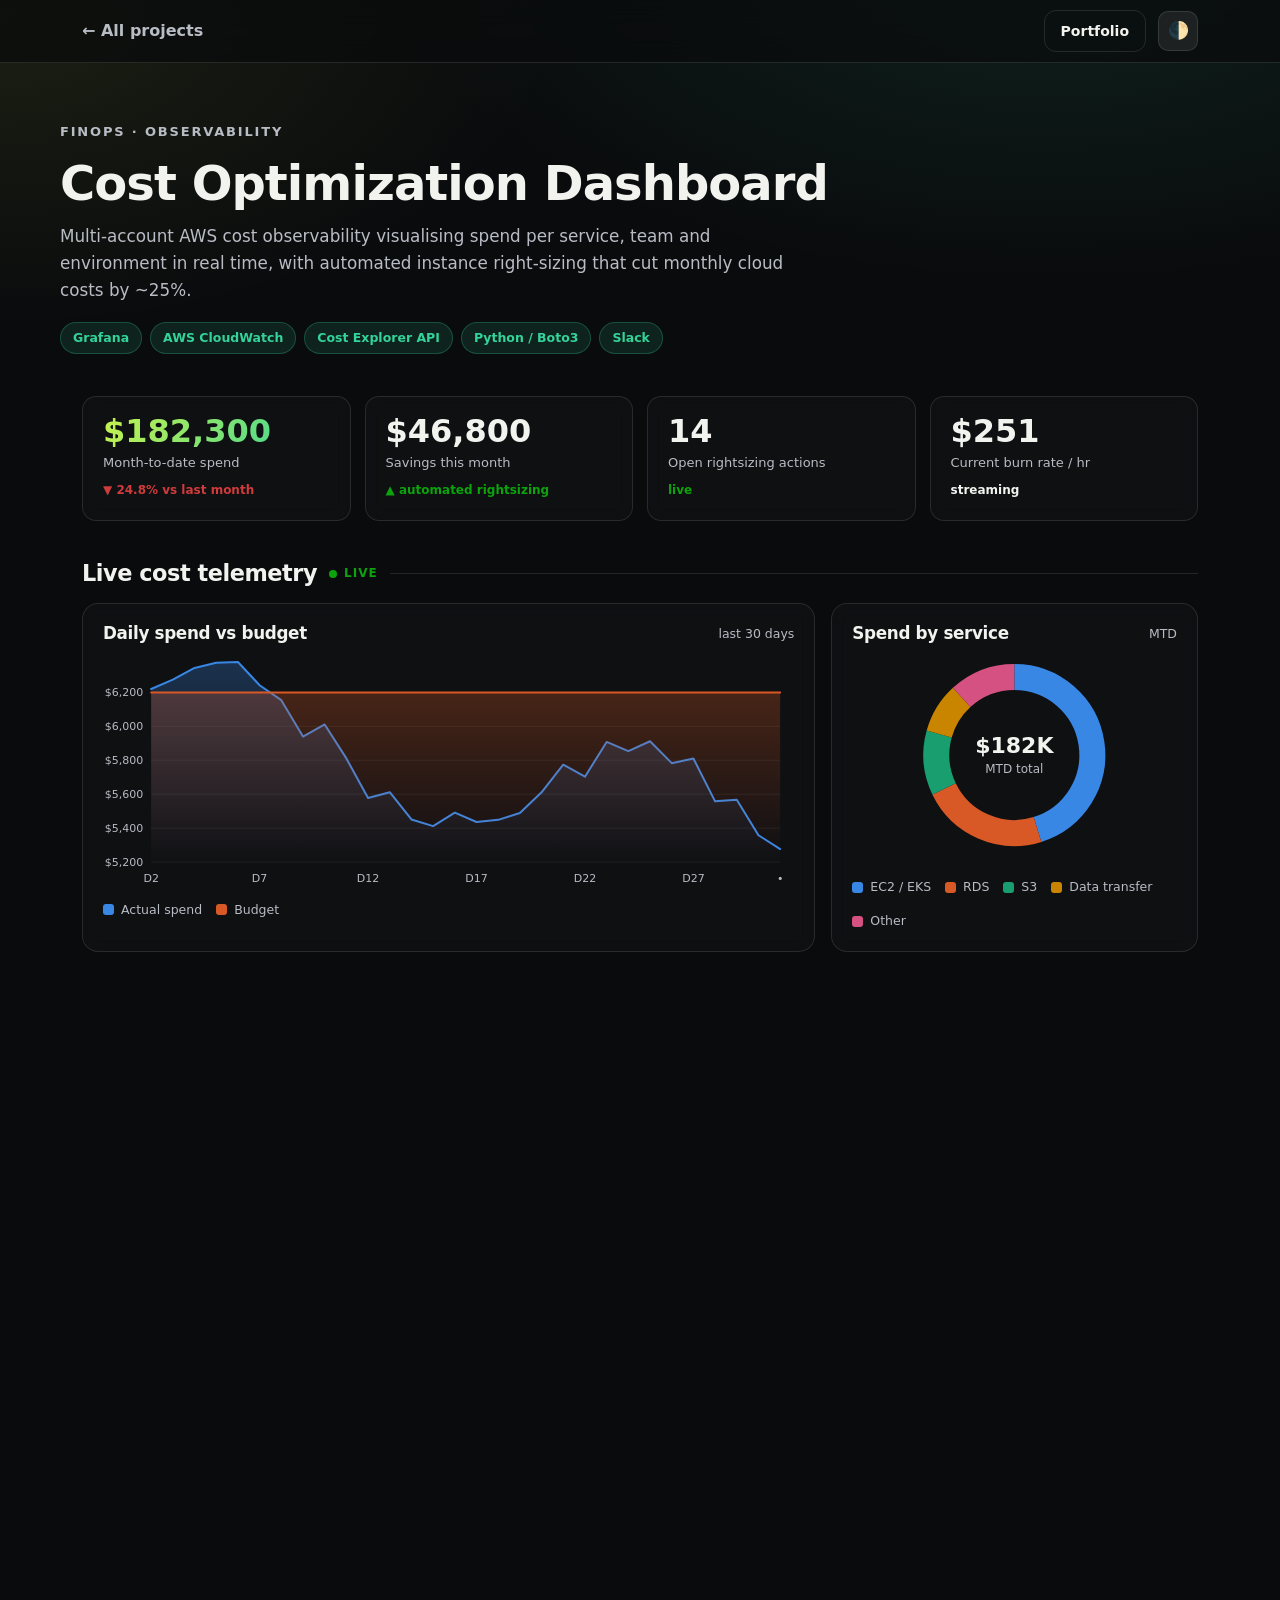
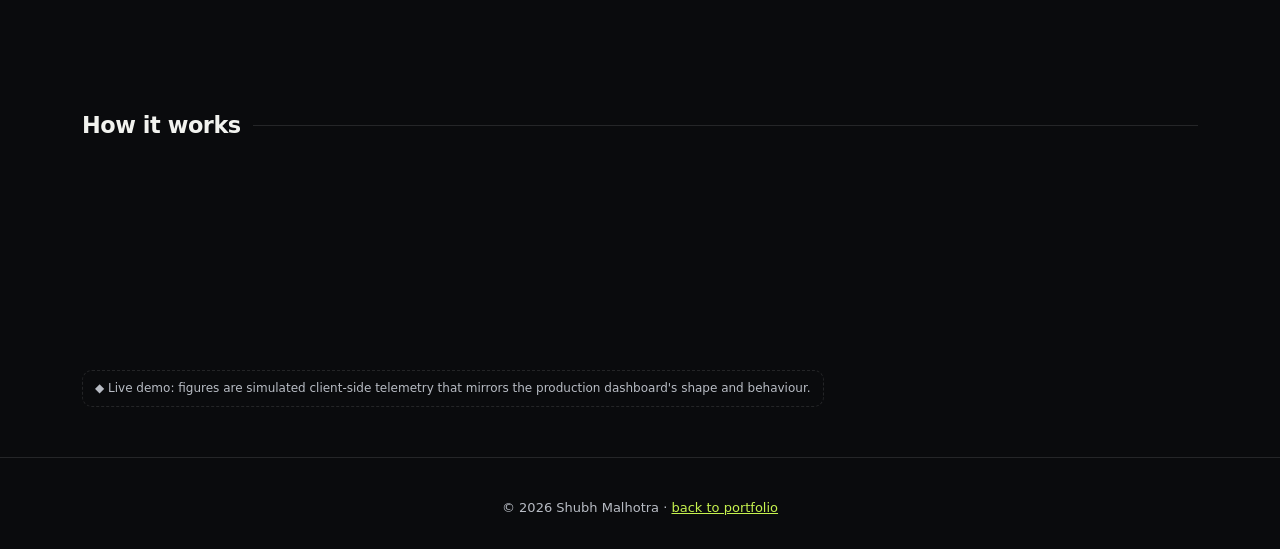
<file: cost-optimisation/index.html>
<!doctype html>
<html lang="en">
<head>
  <meta charset="utf-8" />
  <meta name="viewport" content="width=device-width,initial-scale=1" />
  <title>Cost Optimization Dashboard · Shubh Malhotra</title>
  <meta name="description" content="Multi-account AWS cost observability and automated rightsizing. Live demo dashboard." />
  <link rel="icon" type="image/svg+xml" href="../favicon.svg" />
  <link rel="stylesheet" href="../base.css" />
  <link rel="stylesheet" href="../dashboard.css" />
  <script>(function(){document.documentElement.classList.add('js');try{if(localStorage.getItem('theme')==='light')document.documentElement.classList.add('light');}catch(e){}})();</script>
</head>
<body>
  <nav class="dash-nav">
    <div class="wrap">
      <a class="back-link" href="https://s3cretagent.github.io/portfolio/#projects">← All projects</a>
      <div class="right">
        <a class="btn btn-ghost" href="https://s3cretagent.github.io/portfolio/">Portfolio</a>
        <button id="themeToggle" aria-label="Toggle theme">🌓</button>
      </div>
    </div>
  </nav>

  <header class="dash-hero wrap">
    <p class="crumb">FinOps · Observability</p>
    <h1>Cost Optimization Dashboard</h1>
    <p class="lede">Multi-account AWS cost observability visualising spend per service, team and environment in real time, with automated instance right-sizing that cut monthly cloud costs by ~25%.</p>
    <div class="stack-pills"><span>Grafana</span><span>AWS CloudWatch</span><span>Cost Explorer API</span><span>Python / Boto3</span><span>Slack</span></div>
  </header>

  <section class="wrap">
    <div class="tiles">
      <div class="tile reveal"><div class="k grad" id="t-spend">$0</div><div class="lbl">Month-to-date spend</div><div class="delta down" id="t-spend-d">▼ 24.8% vs last month</div></div>
      <div class="tile reveal"><div class="k" id="t-save">$0</div><div class="lbl">Savings this month</div><div class="delta up">▲ automated rightsizing</div></div>
      <div class="tile reveal"><div class="k" id="t-recs">0</div><div class="lbl">Open rightsizing actions</div><div class="delta up" id="t-recs-d">live</div></div>
      <div class="tile reveal"><div class="k" id="t-burn">$0</div><div class="lbl">Current burn rate / hr</div><div class="delta" id="t-burn-d">live</div></div>
    </div>
  </section>

  <section class="wrap">
    <div class="section-h"><h2>Live cost telemetry</h2><span class="live"><span class="pip"></span>Live</span><span class="line"></span></div>
    <div class="grid g-3">
      <div class="panel reveal">
        <div class="panel-head"><h3>Daily spend vs budget</h3><span class="sub">last 30 days</span></div>
        <div id="c-trend"></div>
        <div class="legend"><span><i style="background:var(--s1)"></i>Actual spend</span><span><i style="background:var(--s2)"></i>Budget</span></div>
      </div>
      <div class="panel reveal">
        <div class="panel-head"><h3>Spend by service</h3><span class="sub">MTD</span></div>
        <div id="c-donut"></div>
        <div class="legend" id="donut-legend"></div>
      </div>
    </div>

    <div class="grid g-2" style="margin-top:16px">
      <div class="panel reveal">
        <div class="panel-head"><h3>Cost by environment</h3><span class="sub">monthly</span></div>
        <div id="c-bars"></div>
      </div>
      <div class="panel reveal">
        <div class="panel-head"><h3>Live signals</h3><span class="live"><span class="pip"></span>streaming</span></div>
        <div class="metrics" style="margin-top:6px">
          <div class="metric"><div class="mv" id="m-hr">$0</div><div class="ml">Blended $/hour</div></div>
          <div class="metric"><div class="mv" id="m-anom">0</div><div class="ml">Anomalies (24h)</div></div>
          <div class="metric"><div class="mv" id="m-cov">0%</div><div class="ml">Savings-plan coverage</div></div>
        </div>
        <p class="panel-note">Anomaly detection compares each service against its 14-day rolling baseline and pages FinOps on &gt;3σ deviations.</p>
      </div>
    </div>

    <div class="panel reveal" style="margin-top:16px">
      <div class="panel-head"><h3>Top rightsizing recommendations</h3><span class="sub">auto-generated · sorted by monthly saving</span></div>
      <div class="tbl-wrap">
        <table class="data">
          <thead><tr><th>Resource</th><th>Service</th><th>Current</th><th>Recommended</th><th>Monthly saving</th><th>Confidence</th></tr></thead>
          <tbody id="rec-body"></tbody>
        </table>
      </div>
    </div>
  </section>

  <section class="wrap">
    <div class="section-h"><h2>How it works</h2><span class="line"></span></div>
    <div class="panel reveal">
      <div class="flow">
        <div class="node"><div class="ico">📊</div><div class="nt">CloudWatch + Cost Explorer</div><div class="nd">Per-account metrics & billing pulled via API</div></div>
        <div class="arrow">→</div>
        <div class="node"><div class="ico">🐍</div><div class="nt">Boto3 collector</div><div class="nd">Scheduled Python jobs normalise & tag spend</div></div>
        <div class="arrow">→</div>
        <div class="node"><div class="ico">⚙️</div><div class="nt">Rightsizing engine</div><div class="nd">Utilisation vs capacity → sizing actions</div></div>
        <div class="arrow">→</div>
        <div class="node"><div class="ico">📈</div><div class="nt">Grafana</div><div class="nd">Team-facing dashboards & drilldowns</div></div>
        <div class="arrow">→</div>
        <div class="node"><div class="ico">🔔</div><div class="nt">Slack alerts</div><div class="nd">Anomalies & budget breaches routed to owners</div></div>
      </div>
    </div>
    <p style="margin-top:16px"><span class="demo-note">◆ Live demo: figures are simulated client-side telemetry that mirrors the production dashboard's shape and behaviour.</span></p>
  </section>

  <footer class="foot">© <span id="year"></span> Shubh Malhotra · <a href="https://s3cretagent.github.io/portfolio/" style="color:var(--accent)">back to portfolio</a></footer>

  <script src="../dashboard.js"></script>
  <script>
  (function () {
    const D = window.Dash; if (!D) return;
    // ---- daily spend trend (30d) ----
    const days = 30, labels = [], actual = [], budget = [];
    for (let i = 0; i < days; i++) {
      labels.push('D' + (i + 1));
      const base = 6050 + Math.sin(i / 3) * 320 - i * 22; // slight downward trend from optimisation
      actual.push(Math.round(base + (Math.random() - 0.5) * 260));
      budget.push(6200);
    }
    const trend = D.lineChart(document.getElementById('c-trend'), {
      labels, area: true, yfmt: D.fmt.usd,
      series: [ { name: 'Actual spend', color: D.css('--s1'), data: actual }, { name: 'Budget', color: D.css('--s2'), data: budget } ],
    });

    // ---- donut: spend by service (sums to MTD ~$182K) ----
    const svc = [
      { label: 'EC2 / EKS', value: 82400, color: D.css('--s1') },
      { label: 'RDS', value: 41300, color: D.css('--s2') },
      { label: 'S3', value: 20900, color: D.css('--s3') },
      { label: 'Data transfer', value: 16200, color: D.css('--s4') },
      { label: 'Other', value: 21500, color: D.css('--s5') },
    ];
    const svcTotal = svc.reduce((a, s) => a + s.value, 0); // 182,300
    D.donut(document.getElementById('c-donut'), svc, { v: '$' + (svcTotal / 1000).toFixed(0) + 'K', l: 'MTD total' });
    document.getElementById('donut-legend').innerHTML = svc.map((s) => `<span><i style="background:${s.color}"></i>${s.label}</span>`).join('');

    // ---- bars: cost by environment (also sums to MTD ~$182K) ----
    D.barChart(document.getElementById('c-bars'), { yfmt: D.fmt.usd, data: [
      { label: 'prod', value: 121300, color: D.css('--s1') }, { label: 'staging', value: 24000, color: D.css('--s3') },
      { label: 'dev', value: 12000, color: D.css('--s4') }, { label: 'data', value: 25000, color: D.css('--s5') },
    ] });

    // ---- recommendations table ----
    const recs = [
      ['i-0a91… api-gw', 'EC2', 'm5.2xlarge', 'm5.xlarge', 2140, 'ok', 'High'],
      ['rds-orders-primary', 'RDS', 'db.r6g.2xlarge', 'db.r6g.xlarge', 1880, 'ok', 'High'],
      ['eks-ng-batch', 'EKS node', '6× c5.4xlarge', '4× c5.4xlarge', 1610, 'warn', 'Medium'],
      ['i-0c42… worker', 'EC2', 'c5.4xlarge', 'c5.2xlarge', 940, 'ok', 'High'],
      ['ebs gp2 · 4.2TB', 'EBS', 'gp2', 'gp3', 610, 'ok', 'High'],
      ['nat-gw idle', 'VPC', '3× NAT', '1× NAT', 420, 'warn', 'Medium'],
    ];
    document.getElementById('rec-body').innerHTML = recs.map((r) =>
      `<tr><td>${r[0]}</td><td>${r[1]}</td><td>${r[2]}</td><td style="color:var(--accent)">${r[3]}</td><td>$${r[4].toLocaleString()}/mo</td><td><span class="pill ${r[5]}"><span class="d"></span>${r[6]}</span></td></tr>`).join('');

    // ---- hero tiles + live ----
    D.countUp(document.getElementById('t-spend'), 182300, 1500, D.fmt.usd);
    D.countUp(document.getElementById('t-save'), 46800, 1500, D.fmt.usd);
    document.getElementById('t-recs').textContent = recs.length + 8;
    let burn = 251, hr = 251, anom = 3, cov = 78, mtd = 182300;
    D.every(2200, () => {
      burn = D.drift(burn, 12, 228, 274); document.getElementById('t-burn').textContent = '$' + burn.toFixed(0);
      document.getElementById('m-hr').textContent = '$' + burn.toFixed(0);
      hr = burn; if (Math.random() < 0.18) anom = D.clamp(anom + (Math.random() < 0.5 ? 1 : -1), 0, 9);
      document.getElementById('m-anom').textContent = anom;
      cov = D.drift(cov, 1.2, 74, 83); document.getElementById('m-cov').textContent = cov.toFixed(0) + '%';
      mtd += burn * 0.6; document.getElementById('t-spend').textContent = D.fmt.usd(mtd);
      // push a new trend point occasionally
      const s = trend.state; s.actual;
      const a = s.series[0].data; a.push(D.clamp(a[a.length - 1] + (Math.random() - 0.5) * 260, 5200, 6400)); a.shift();
      s.labels.push('•'); s.labels.shift(); trend.update({});
    });
    document.getElementById('t-burn-d').textContent = 'streaming';
  })();
  </script>
</body>
</html>
</file>
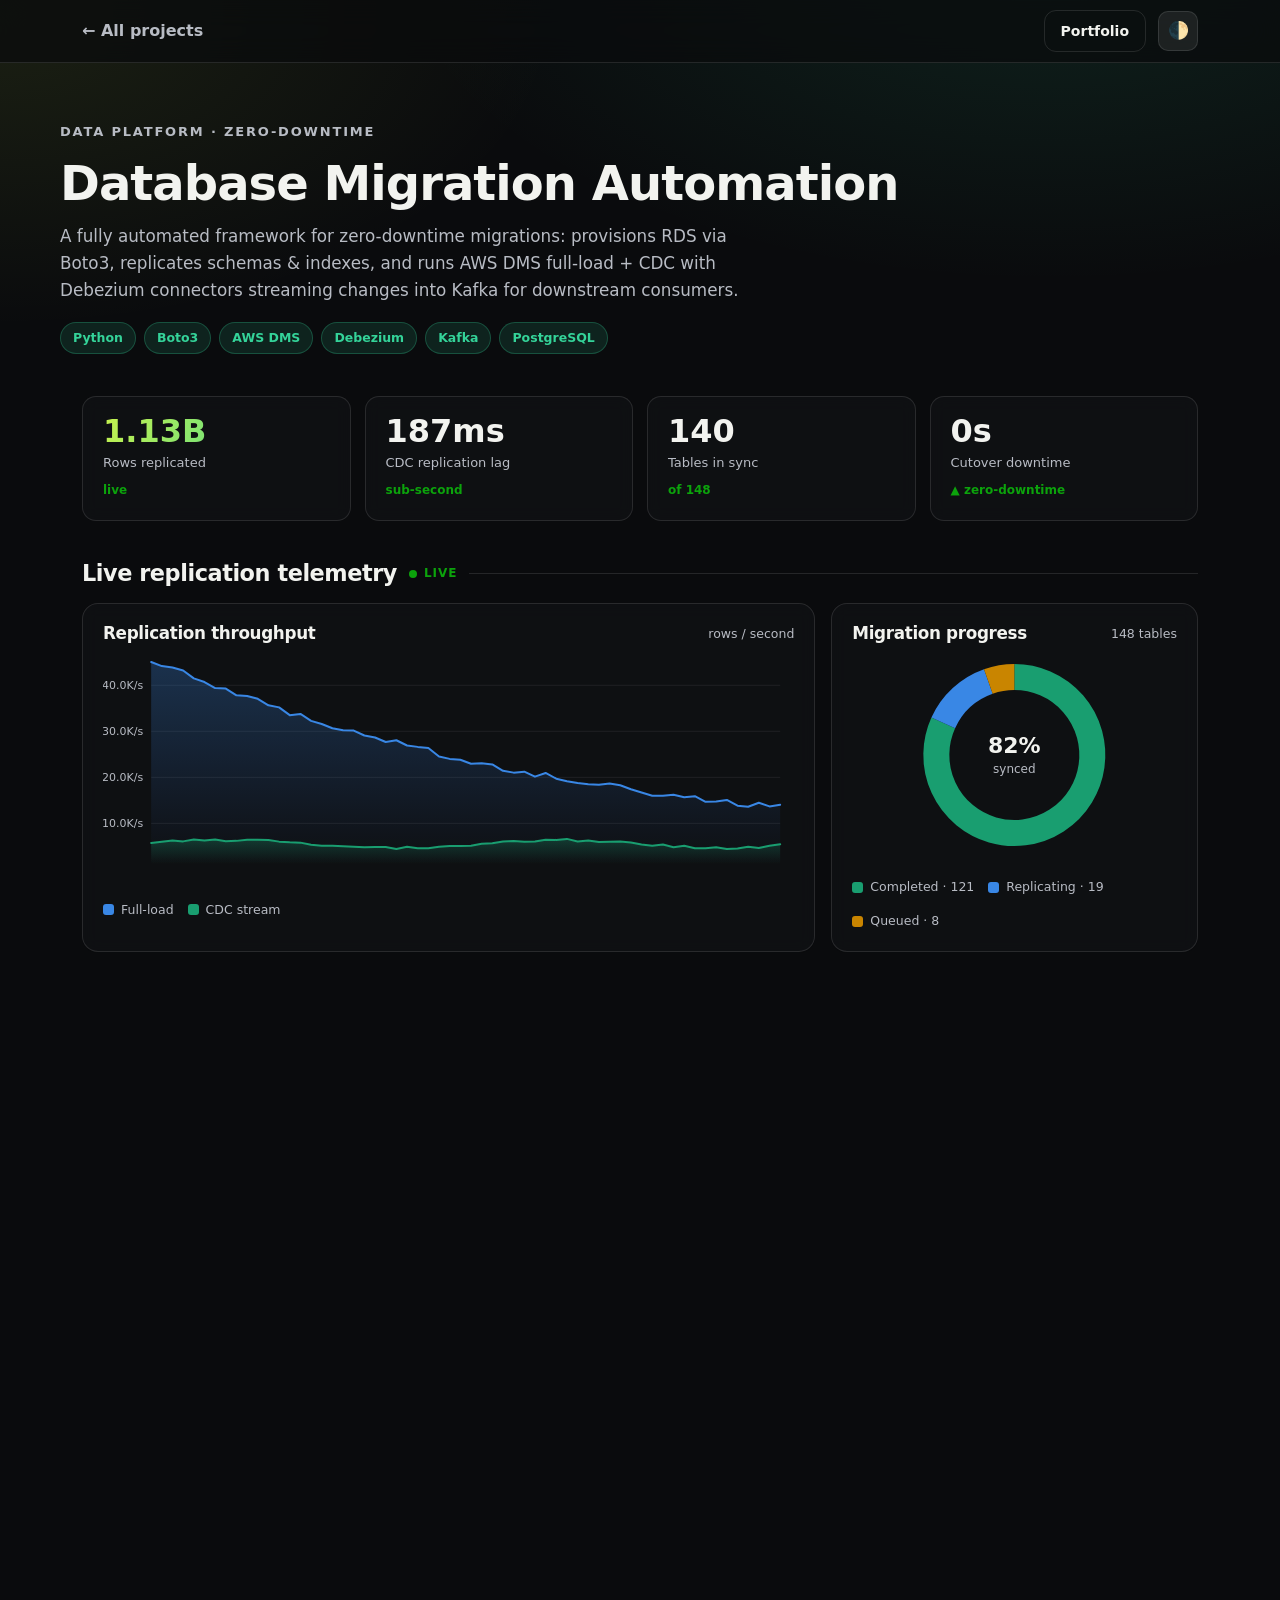
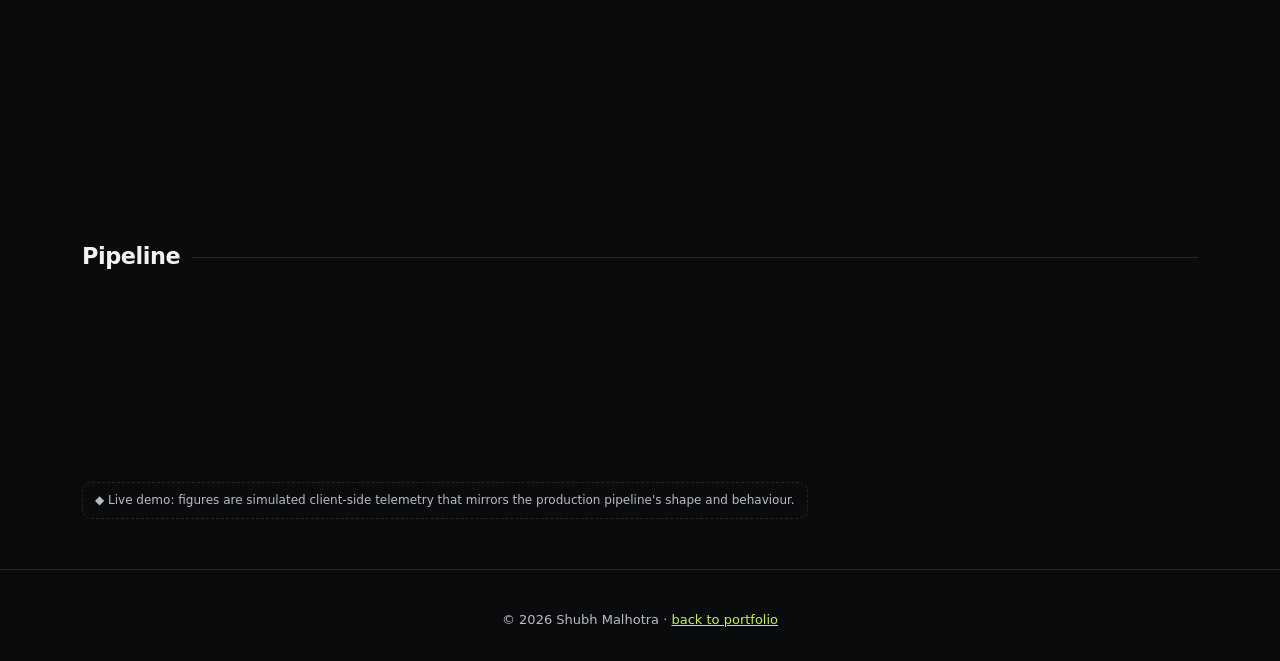
<file: database-migration/index.html>
<!doctype html>
<html lang="en">
<head>
  <meta charset="utf-8" />
  <meta name="viewport" content="width=device-width,initial-scale=1" />
  <title>Database Migration Automation · Shubh Malhotra</title>
  <meta name="description" content="Zero-downtime database migration framework: DMS full-load + CDC with Debezium and Kafka. Live demo dashboard." />
  <link rel="icon" type="image/svg+xml" href="../favicon.svg" />
  <link rel="stylesheet" href="../base.css" />
  <link rel="stylesheet" href="../dashboard.css" />
  <script>(function(){document.documentElement.classList.add('js');try{if(localStorage.getItem('theme')==='light')document.documentElement.classList.add('light');}catch(e){}})();</script>
</head>
<body>
  <nav class="dash-nav">
    <div class="wrap">
      <a class="back-link" href="https://s3cretagent.github.io/portfolio/#projects">← All projects</a>
      <div class="right"><a class="btn btn-ghost" href="https://s3cretagent.github.io/portfolio/">Portfolio</a><button id="themeToggle" aria-label="Toggle theme">🌓</button></div>
    </div>
  </nav>

  <header class="dash-hero wrap">
    <p class="crumb">Data platform · Zero-downtime</p>
    <h1>Database Migration Automation</h1>
    <p class="lede">A fully automated framework for zero-downtime migrations: provisions RDS via Boto3, replicates schemas &amp; indexes, and runs AWS DMS full-load + CDC with Debezium connectors streaming changes into Kafka for downstream consumers.</p>
    <div class="stack-pills"><span>Python</span><span>Boto3</span><span>AWS DMS</span><span>Debezium</span><span>Kafka</span><span>PostgreSQL</span></div>
  </header>

  <section class="wrap">
    <div class="tiles">
      <div class="tile reveal"><div class="k grad" id="t-rows">0</div><div class="lbl">Rows replicated</div><div class="delta up" id="t-rows-d">live</div></div>
      <div class="tile reveal"><div class="k" id="t-lag">0ms</div><div class="lbl">CDC replication lag</div><div class="delta up">sub-second</div></div>
      <div class="tile reveal"><div class="k" id="t-tables">0</div><div class="lbl">Tables in sync</div><div class="delta up">of 148</div></div>
      <div class="tile reveal"><div class="k" id="t-down">0s</div><div class="lbl">Cutover downtime</div><div class="delta up">▲ zero-downtime</div></div>
    </div>
  </section>

  <section class="wrap">
    <div class="section-h"><h2>Live replication telemetry</h2><span class="live"><span class="pip"></span>Live</span><span class="line"></span></div>
    <div class="grid g-3">
      <div class="panel reveal">
        <div class="panel-head"><h3>Replication throughput</h3><span class="sub">rows / second</span></div>
        <div id="c-thru"></div>
        <div class="legend"><span><i style="background:var(--s1)"></i>Full-load</span><span><i style="background:var(--s3)"></i>CDC stream</span></div>
      </div>
      <div class="panel reveal">
        <div class="panel-head"><h3>Migration progress</h3><span class="sub">148 tables</span></div>
        <div id="c-donut"></div>
        <div class="legend" id="donut-legend"></div>
      </div>
    </div>

    <div class="grid g-2" style="margin-top:16px">
      <div class="panel reveal">
        <div class="panel-head"><h3>Live signals</h3><span class="live"><span class="pip"></span>streaming</span></div>
        <div class="metrics" style="margin-top:6px">
          <div class="metric"><div class="mv" id="m-thru">0</div><div class="ml">Rows / sec (blended)</div></div>
          <div class="metric"><div class="mv" id="m-lag">0ms</div><div class="ml">Debezium lag</div></div>
          <div class="metric"><div class="mv" id="m-err">0</div><div class="ml">DLQ errors</div></div>
        </div>
        <div class="panel-head" style="margin-top:18px"><h3 style="font-size:.95rem">Kafka topic lag</h3></div>
        <div id="c-lag"></div>
      </div>
      <div class="panel reveal">
        <div class="panel-head"><h3>Connector log stream</h3><span class="live"><span class="pip"></span>tail -f</span></div>
        <div class="logs" id="logs"></div>
      </div>
    </div>

    <div class="panel reveal" style="margin-top:16px">
      <div class="panel-head"><h3>Table replication status</h3><span class="sub">largest tables</span></div>
      <div class="tbl-wrap">
        <table class="data">
          <thead><tr><th>Table</th><th>Rows</th><th>Phase</th><th>Lag</th><th>Status</th></tr></thead>
          <tbody id="tbl-body"></tbody>
        </table>
      </div>
    </div>
  </section>

  <section class="wrap">
    <div class="section-h"><h2>Pipeline</h2><span class="line"></span></div>
    <div class="panel reveal">
      <div class="flow">
        <div class="node"><div class="ico">🗄️</div><div class="nt">Source RDS (Postgres)</div><div class="nd">Live OLTP primary</div></div>
        <div class="arrow">→</div>
        <div class="node"><div class="ico">📦</div><div class="nt">DMS full-load</div><div class="nd">Bulk copy + schema/index replication</div></div>
        <div class="arrow">→</div>
        <div class="node"><div class="ico">🔄</div><div class="nt">Debezium CDC</div><div class="nd">WAL change events, exactly-once</div></div>
        <div class="arrow">→</div>
        <div class="node"><div class="ico">🚇</div><div class="nt">Kafka</div><div class="nd">Durable topic per table</div></div>
        <div class="arrow">→</div>
        <div class="node"><div class="ico">🎯</div><div class="nt">Target RDS + consumers</div><div class="nd">Cutover on lag = 0</div></div>
      </div>
    </div>
    <p style="margin-top:16px"><span class="demo-note">◆ Live demo: figures are simulated client-side telemetry that mirrors the production pipeline's shape and behaviour.</span></p>
  </section>

  <footer class="foot">© <span id="year"></span> Shubh Malhotra · <a href="https://s3cretagent.github.io/portfolio/" style="color:var(--accent)">back to portfolio</a></footer>

  <script src="../dashboard.js"></script>
  <script>
  (function () {
    const D = window.Dash; if (!D) return;
    const rps = (n) => D.fmt.k(n) + '/s';

    // throughput line (60 pts)
    const N = 60, labels = [], full = [], cdc = [];
    for (let i = 0; i < N; i++) { labels.push(''); full.push(Math.round(42000 * Math.exp(-i / 40) + 3000 + Math.random() * 1500)); cdc.push(Math.round(5200 + Math.sin(i / 5) * 900 + Math.random() * 600)); }
    const thru = D.lineChart(document.getElementById('c-thru'), { labels, area: true, yfmt: rps,
      series: [ { name: 'Full-load', color: D.css('--s1'), data: full }, { name: 'CDC stream', color: D.css('--s3'), data: cdc } ] });

    // donut progress
    const seg = [ { label: 'Completed', value: 121, color: D.css('--s3') }, { label: 'Replicating', value: 19, color: D.css('--s1') }, { label: 'Queued', value: 8, color: D.css('--s4') } ];
    D.donut(document.getElementById('c-donut'), seg, { v: '82%', l: 'synced' });
    document.getElementById('donut-legend').innerHTML = seg.map((s) => `<span><i style="background:${s.color}"></i>${s.label} · ${s.value}</span>`).join('');

    // kafka topic lag mini-line
    const lagLabels = [], lagData = [];
    for (let i = 0; i < 40; i++) { lagLabels.push(''); lagData.push(Math.round(120 + Math.sin(i / 4) * 60 + Math.random() * 40)); }
    const lagChart = D.lineChart(document.getElementById('c-lag'), { labels: lagLabels, yfmt: (n)=>n.toFixed(0), min: 0,
      series: [ { name: 'Lag (ms)', color: D.css('--s4'), data: lagData } ] });

    // table
    const rows = [
      ['orders', '84.2M', 'CDC', '210ms', 'ok', 'Streaming'],
      ['order_items', '312.5M', 'CDC', '340ms', 'ok', 'Streaming'],
      ['payments', '41.8M', 'CDC', '180ms', 'ok', 'Streaming'],
      ['users', '18.9M', 'Full-load', '—', 'warn', '92% copied'],
      ['inventory_ledger', '128.0M', 'Queued', '—', 'warn', 'Pending'],
      ['audit_log', '540.1M', 'CDC', '520ms', 'ok', 'Streaming'],
    ];
    document.getElementById('tbl-body').innerHTML = rows.map((r) =>
      `<tr><td>${r[0]}</td><td>${r[1]}</td><td>${r[2]}</td><td>${r[3]}</td><td><span class="pill ${r[4]}"><span class="d"></span>${r[5]}</span></td></tr>`).join('');

    // hero + live
    let rowsTot = 1128000000, lag = 210, err = 0, thruNow = 8200, tables = 140;
    D.countUp(document.getElementById('t-rows'), rowsTot, 1600, (n)=>D.fmt.big(n));
    document.getElementById('t-lag').textContent = '210ms';
    D.countUp(document.getElementById('t-tables'), 140, 1400, (n)=>Math.round(n).toString());
    document.getElementById('t-down').textContent = '0s';

    const logsEl = document.getElementById('logs'); const lines = [];
    const logSamples = [
      ['ok', 'debezium', 'snapshot completed for public.orders (84.2M rows)'],
      ['info', 'dms', 'CDC applied 12,840 events · lag 0.21s'],
      ['info', 'kafka', 'topic cdc.public.payments · offset committed'],
      ['ok', 'debezium', 'streaming resumed from LSN 0/3F2A118'],
      ['info', 'dms', 'full-load 92% · public.users'],
      ['warn', 'dlq', 'schema drift auto-reconciled on public.inventory_ledger'],
      ['info', 'kafka', 'consumer group sync-1 rebalanced · 3 partitions'],
    ];
    function pushLog() {
      const s = logSamples[Math.floor(Math.random() * logSamples.length)];
      const t = new Date(); const ts = String(t.getHours()).padStart(2,'0')+':'+String(t.getMinutes()).padStart(2,'0')+':'+String(t.getSeconds()).padStart(2,'0');
      lines.unshift(`<div class="ln"><span class="t">${ts}</span><span class="lv ${s[0]}">${s[1]}</span><span>${s[2]}</span></div>`);
      if (lines.length > 8) lines.pop(); logsEl.innerHTML = lines.join('');
    }
    for (let i = 0; i < 6; i++) pushLog();

    D.every(1800, () => {
      thruNow = D.drift(thruNow, 900, 4200, 12000); document.getElementById('m-thru').textContent = rps(thruNow);
      lag = D.drift(lag, 60, 90, 620); document.getElementById('m-lag').textContent = lag.toFixed(0) + 'ms'; document.getElementById('t-lag').textContent = lag.toFixed(0) + 'ms';
      if (Math.random() < 0.12) err = D.clamp(err + 1, 0, 4); document.getElementById('m-err').textContent = err;
      rowsTot += thruNow * 1.8; document.getElementById('t-rows').textContent = D.fmt.big(rowsTot);
      const a = thru.state.series[1].data; a.push(D.clamp(a[a.length-1] + (Math.random()-0.5)*900, 3800, 7200)); a.shift(); thru.update({});
      const l = lagData; l.push(D.clamp(l[l.length-1] + (Math.random()-0.5)*60, 60, 320)); l.shift(); lagChart.update({});
      pushLog();
    });
  })();
  </script>
</body>
</html>
</file>
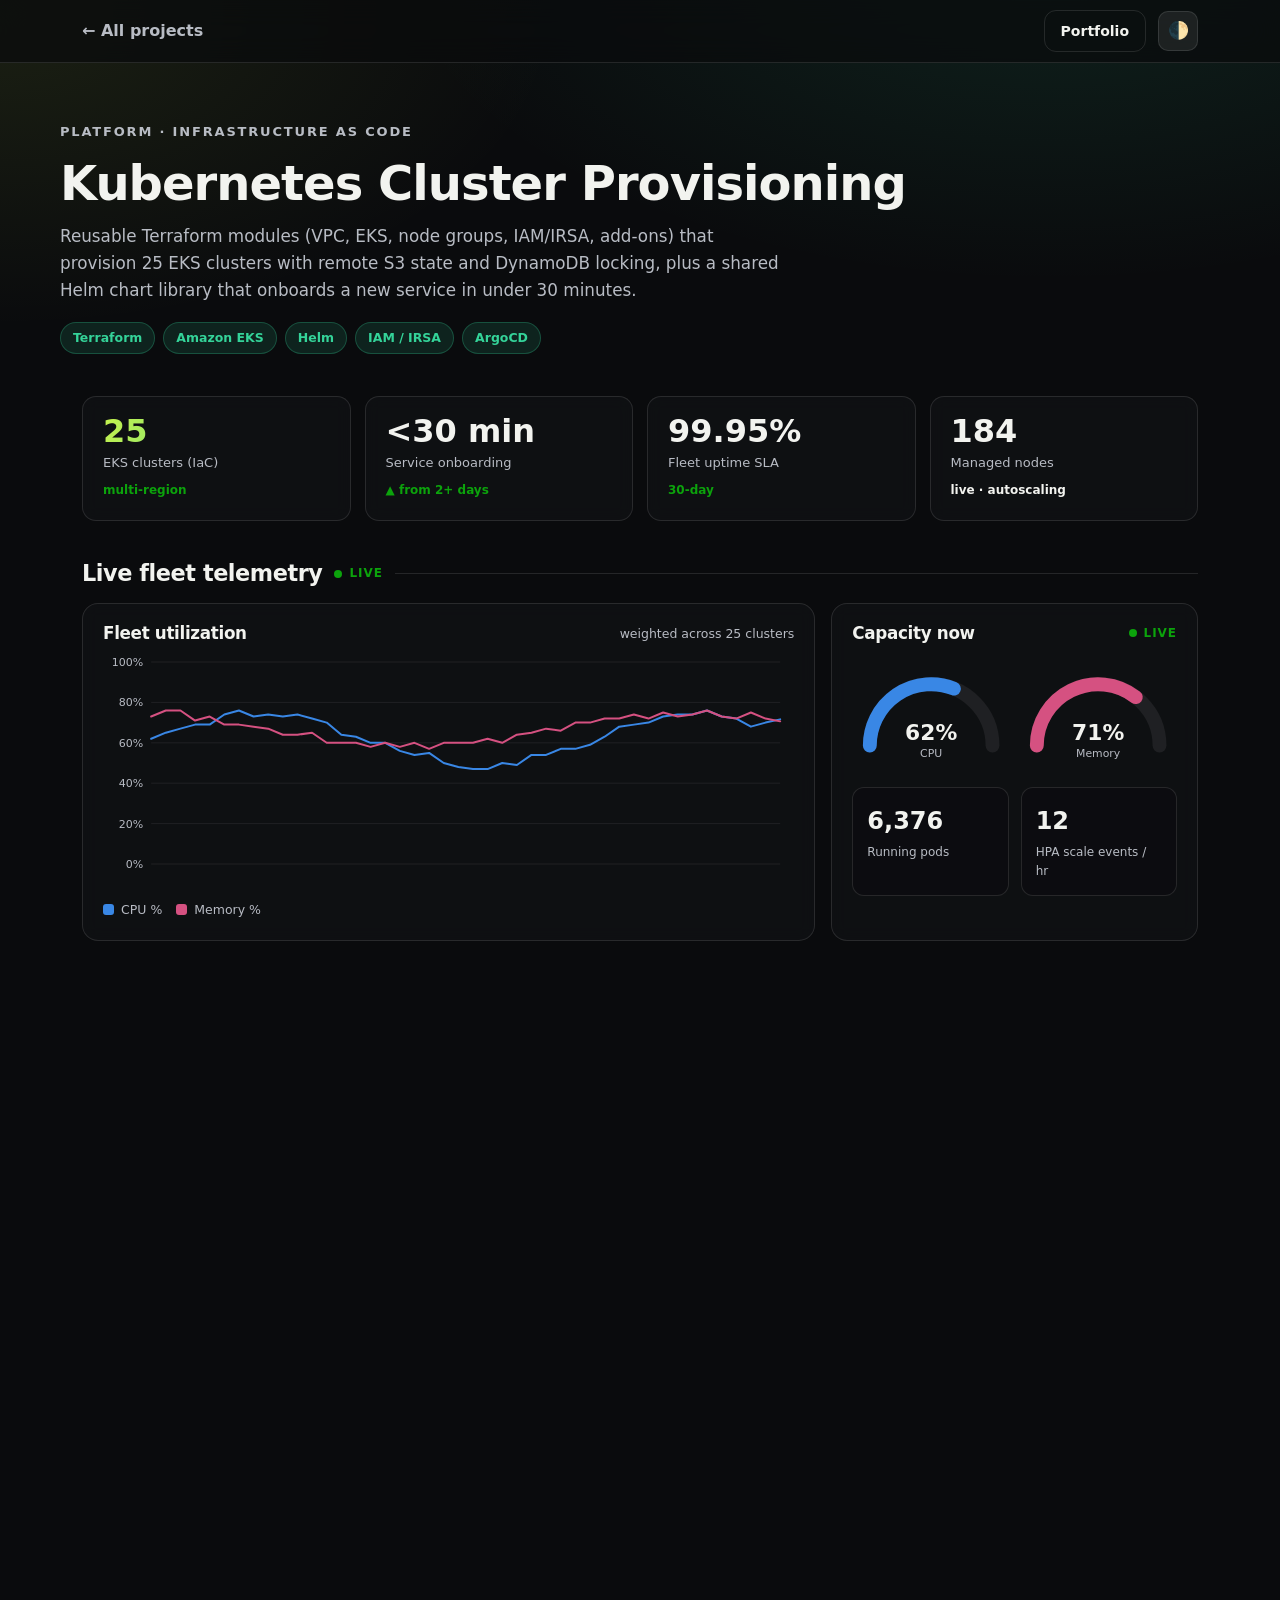
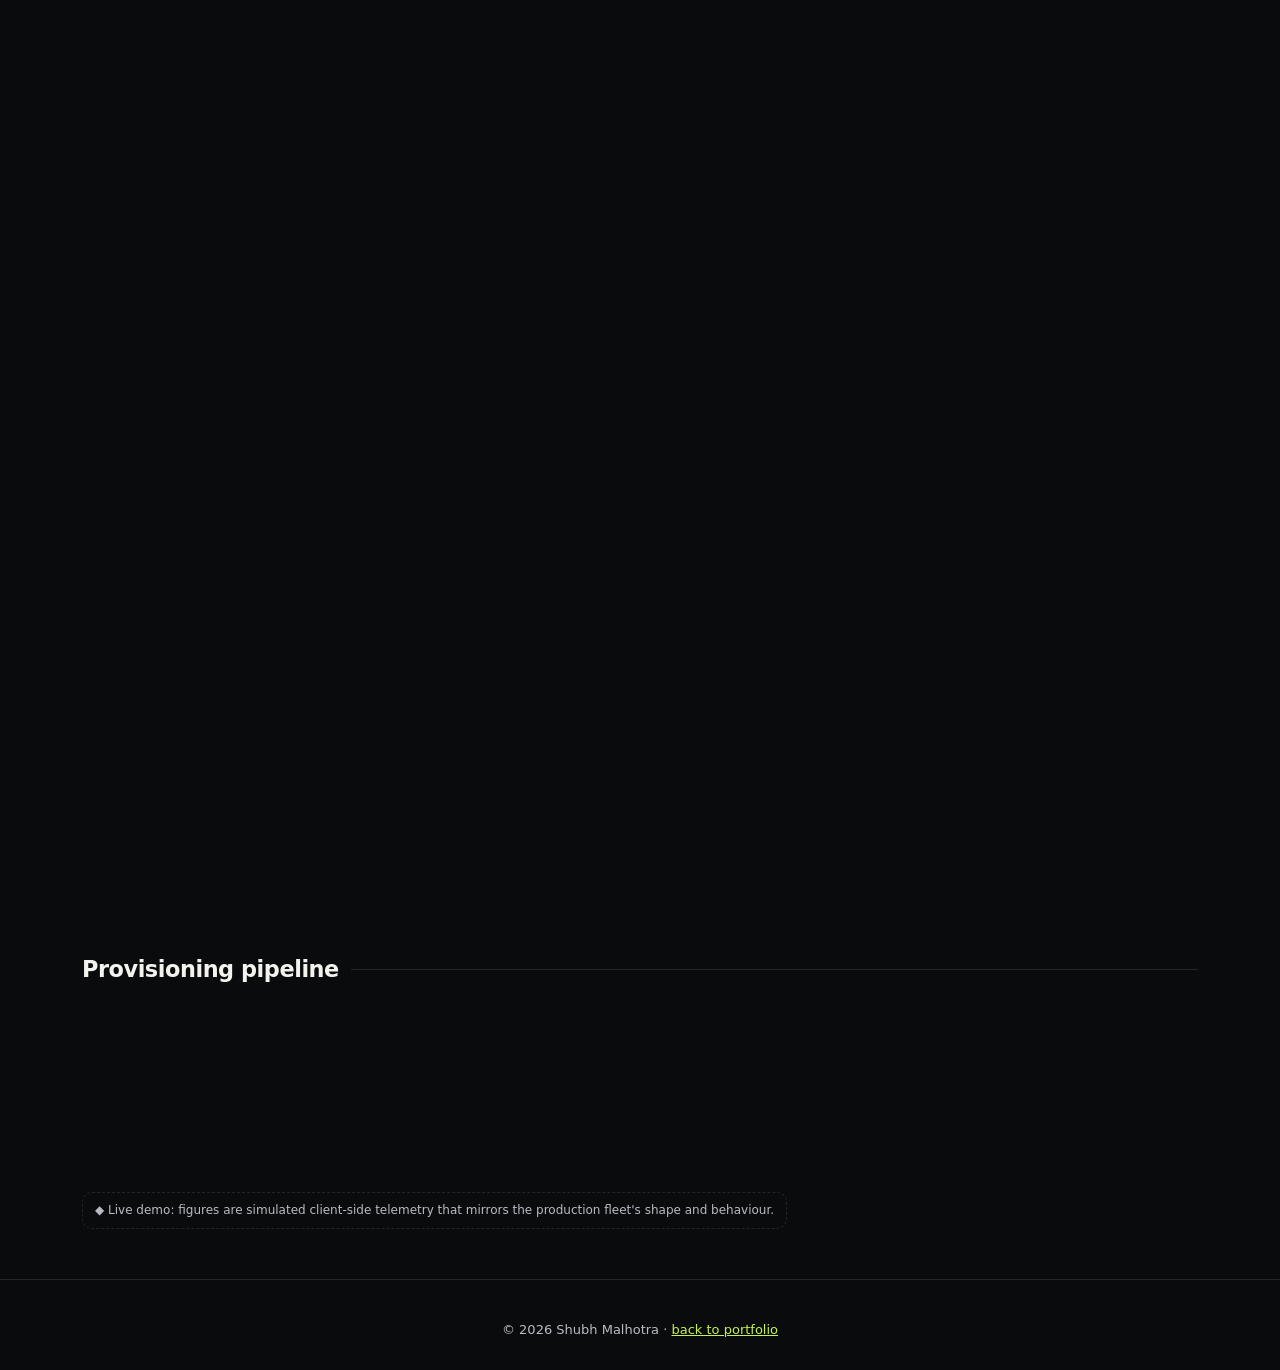
<file: kubernetes-provisioning/index.html>
<!doctype html>
<html lang="en">
<head>
  <meta charset="utf-8" />
  <meta name="viewport" content="width=device-width,initial-scale=1" />
  <title>Kubernetes Cluster Provisioning · Shubh Malhotra</title>
  <meta name="description" content="Terraform-provisioned EKS fleet: 25 clusters with IAM/IRSA, a Helm chart library and GitOps. Live demo dashboard." />
  <link rel="icon" type="image/svg+xml" href="../favicon.svg" />
  <link rel="stylesheet" href="../base.css" />
  <link rel="stylesheet" href="../dashboard.css" />
  <script>(function(){document.documentElement.classList.add('js');try{if(localStorage.getItem('theme')==='light')document.documentElement.classList.add('light');}catch(e){}})();</script>
</head>
<body>
  <nav class="dash-nav">
    <div class="wrap">
      <a class="back-link" href="https://s3cretagent.github.io/portfolio/#projects">← All projects</a>
      <div class="right"><a class="btn btn-ghost" href="https://s3cretagent.github.io/portfolio/">Portfolio</a><button id="themeToggle" aria-label="Toggle theme">🌓</button></div>
    </div>
  </nav>

  <header class="dash-hero wrap">
    <p class="crumb">Platform · Infrastructure as Code</p>
    <h1>Kubernetes Cluster Provisioning</h1>
    <p class="lede">Reusable Terraform modules (VPC, EKS, node groups, IAM/IRSA, add-ons) that provision 25 EKS clusters with remote S3 state and DynamoDB locking, plus a shared Helm chart library that onboards a new service in under 30 minutes.</p>
    <div class="stack-pills"><span>Terraform</span><span>Amazon EKS</span><span>Helm</span><span>IAM / IRSA</span><span>ArgoCD</span></div>
  </header>

  <section class="wrap">
    <div class="tiles">
      <div class="tile reveal"><div class="k grad" id="t-clusters">0</div><div class="lbl">EKS clusters (IaC)</div><div class="delta up">multi-region</div></div>
      <div class="tile reveal"><div class="k" id="t-onboard">0</div><div class="lbl">Service onboarding</div><div class="delta up">▲ from 2+ days</div></div>
      <div class="tile reveal"><div class="k" id="t-uptime">0%</div><div class="lbl">Fleet uptime SLA</div><div class="delta up">30-day</div></div>
      <div class="tile reveal"><div class="k" id="t-nodes">0</div><div class="lbl">Managed nodes</div><div class="delta" id="t-nodes-d">live · autoscaling</div></div>
    </div>
  </section>

  <section class="wrap">
    <div class="section-h"><h2>Live fleet telemetry</h2><span class="live"><span class="pip"></span>Live</span><span class="line"></span></div>

    <div class="grid g-3">
      <div class="panel reveal">
        <div class="panel-head"><h3>Fleet utilization</h3><span class="sub">weighted across 25 clusters</span></div>
        <div id="c-util"></div>
        <div class="legend"><span><i style="background:var(--s1)"></i>CPU %</span><span><i style="background:var(--s5)"></i>Memory %</span></div>
      </div>
      <div class="panel reveal">
        <div class="panel-head"><h3>Capacity now</h3><span class="live"><span class="pip"></span>live</span></div>
        <div style="display:flex;gap:8px;margin-top:6px"><div id="g-cpu" style="flex:1"></div><div id="g-mem" style="flex:1"></div></div>
        <div class="metrics" style="grid-template-columns:1fr 1fr;margin-top:10px">
          <div class="metric"><div class="mv" id="m-pods">0</div><div class="ml">Running pods</div></div>
          <div class="metric"><div class="mv" id="m-hpa">0</div><div class="ml">HPA scale events / hr</div></div>
        </div>
      </div>
    </div>

    <div class="panel reveal" style="margin-top:16px">
      <div class="panel-head"><h3>Cluster fleet</h3><span class="sub">25 clusters · node-group utilisation</span></div>
      <div class="cluster-grid" id="fleet"></div>
    </div>

    <div class="grid g-2" style="margin-top:16px">
      <div class="panel reveal">
        <div class="panel-head"><h3>Terraform apply time</h3><span class="sub">minutes · by module</span></div>
        <div id="c-tf"></div>
      </div>
      <div class="panel reveal">
        <div class="panel-head"><h3>Provisioning log</h3><span class="live"><span class="pip"></span>argocd</span></div>
        <div class="logs" id="logs"></div>
      </div>
    </div>

    <div class="panel reveal" style="margin-top:16px">
      <div class="panel-head"><h3>Cluster inventory</h3><span class="sub">representative sample</span></div>
      <div class="tbl-wrap">
        <table class="data">
          <thead><tr><th>Cluster</th><th>Region</th><th>Nodes</th><th>Pods</th><th>Version</th><th>Status</th></tr></thead>
          <tbody id="tbl-body"></tbody>
        </table>
      </div>
    </div>
  </section>

  <section class="wrap">
    <div class="section-h"><h2>Provisioning pipeline</h2><span class="line"></span></div>
    <div class="panel reveal">
      <div class="flow">
        <div class="node"><div class="ico">🧬</div><div class="nt">Git (modules)</div><div class="nd">Versioned Terraform, PR-reviewed</div></div>
        <div class="arrow">→</div>
        <div class="node"><div class="ico">🏗️</div><div class="nt">Terraform</div><div class="nd">VPC · EKS · IAM/IRSA · add-ons · S3+DDB state</div></div>
        <div class="arrow">→</div>
        <div class="node"><div class="ico">☸️</div><div class="nt">25× EKS</div><div class="nd">Per-env workspaces, multi-AZ</div></div>
        <div class="arrow">→</div>
        <div class="node"><div class="ico">📦</div><div class="nt">Helm library</div><div class="nd">Deploy · HPA · PDB · ExternalSecrets</div></div>
        <div class="arrow">→</div>
        <div class="node"><div class="ico">🚀</div><div class="nt">ArgoCD</div><div class="nd">GitOps sync & auto-rollback</div></div>
      </div>
    </div>
    <p style="margin-top:16px"><span class="demo-note">◆ Live demo: figures are simulated client-side telemetry that mirrors the production fleet's shape and behaviour.</span></p>
  </section>

  <footer class="foot">© <span id="year"></span> Shubh Malhotra · <a href="https://s3cretagent.github.io/portfolio/" style="color:var(--accent)">back to portfolio</a></footer>

  <script src="../dashboard.js"></script>
  <script>
  (function () {
    const D = window.Dash; if (!D) return;

    // utilization line
    const N = 44, labels = [], cpu = [], mem = [];
    for (let i = 0; i < N; i++) { labels.push(''); cpu.push(Math.round(58 + Math.sin(i / 5) * 12 + Math.random() * 6)); mem.push(Math.round(64 + Math.cos(i / 6) * 9 + Math.random() * 5)); }
    const util = D.lineChart(document.getElementById('c-util'), { labels, min: 0, max: 100, yfmt: (n) => n.toFixed(0) + '%',
      series: [ { name: 'CPU %', color: D.css('--s1'), data: cpu }, { name: 'Memory %', color: D.css('--s5'), data: mem } ] });

    // gauges
    const gCpu = D.gauge(document.getElementById('g-cpu'), 62, 100, D.css('--s1'), 'CPU');
    const gMem = D.gauge(document.getElementById('g-mem'), 68, 100, D.css('--s5'), 'Memory');

    // terraform apply bar
    D.barChart(document.getElementById('c-tf'), { yfmt: (n) => n + 'm', data: [
      { label: 'VPC', value: 3, color: D.css('--s3') }, { label: 'EKS', value: 11, color: D.css('--s1') },
      { label: 'Nodes', value: 7, color: D.css('--s4') }, { label: 'IRSA', value: 2, color: D.css('--s5') }, { label: 'Add-ons', value: 4, color: D.css('--s2') },
    ] });

    // fleet grid — a diverse, realistic 25-cluster roster
    const fleet = document.getElementById('fleet'); const cells = [];
    const REGIONS = ['us-east-1', 'us-west-2', 'eu-west-1', 'eu-central-1', 'ap-south-1', 'ap-southeast-1'];
    const ENV = {
      prod: { nodes: [10, 16], pf: 34, ver: '1.29' },
      data: { nodes: [8, 12], pf: 26, ver: '1.28' },
      ml:   { nodes: [4, 8], pf: 16, ver: '1.30' },
      stg:  { nodes: [5, 8], pf: 30, ver: '1.29' },
      dev:  { nodes: [2, 4], pf: 24, ver: '1.28' },
    };
    // labels give each cluster a purpose, not just a number
    const spec = [
      ['prod', 'api'], ['prod', 'web'], ['prod', 'checkout'], ['prod', 'search'], ['prod', 'edge'],
      ['prod', 'stream'], ['prod', 'gateway'], ['prod', 'notify'], ['prod', 'media'], ['prod', 'core'],
      ['data', 'warehouse'], ['data', 'kafka'], ['data', 'flink'],
      ['ml', 'inference'], ['ml', 'training'], ['ml', 'features'],
      ['stg', 'api'], ['stg', 'web'], ['stg', 'checkout'], ['stg', 'data'], ['stg', 'perf'],
      ['dev', 'sandbox'], ['dev', 'preview'], ['dev', 'ci'], ['dev', 'scratch'],
    ];
    const scaling = new Set([5, 12, 20]);   // scaling now
    const updating = new Set([14]);          // rolling upgrade
    const ri = (a, b) => a + Math.floor(Math.random() * (b - a + 1));

    spec.forEach(([env, role], idx) => {
      const i = idx + 1, cfg = ENV[env];
      const nodes = ri(cfg.nodes[0], cfg.nodes[1]);
      const pods = Math.round(nodes * cfg.pf + ri(0, 30));
      const util = env === 'ml' ? ri(58, 92) : env === 'dev' ? ri(20, 45) : ri(42, 84);
      const status = scaling.has(i) ? 'scaling' : updating.has(i) ? 'upgrading' : 'healthy';
      const scls = status === 'healthy' ? 'ok' : 'warn';
      const barCol = util > 82 ? 'var(--warn)' : 'var(--s3)';
      const el = document.createElement('div'); el.className = 'cnode';
      el.innerHTML =
        `<div class="cn-head"><span class="cid">eks-${String(i).padStart(2, '0')}-${role}</span><span class="env ${env}">${env}</span></div>` +
        `<div class="cn-meta">${REGIONS[idx % REGIONS.length]} <span class="dot">·</span> v${cfg.ver}</div>` +
        `<div class="cn-meta">${nodes} nodes <span class="dot">·</span> ${pods} pods</div>` +
        `<div class="bar"><i style="width:${util}%;background:${barCol}"></i></div>` +
        `<div class="cn-foot"><span class="cn-util">CPU ${util}%</span><span class="cn-status ${scls}"><span class="d"></span>${status}</span></div>`;
      fleet.appendChild(el);
      cells.push({ bar: el.querySelector('.bar i'), util: el.querySelector('.cn-util') });
    });

    // table
    const rows = [
      ['eks-01-prod', 'us-east-1', 14, 486, '1.29', 'ok', 'Healthy'],
      ['eks-07-prod', 'eu-west-1', 11, 402, '1.29', 'ok', 'Healthy'],
      ['eks-12-data', 'us-west-2', 9, 271, '1.28', 'warn', 'Scaling'],
      ['eks-18-stg', 'ap-south-1', 6, 158, '1.29', 'ok', 'Healthy'],
      ['eks-23-dev', 'ap-southeast-1', 4, 96, '1.28', 'ok', 'Healthy'],
    ];
    document.getElementById('tbl-body').innerHTML = rows.map((r) =>
      `<tr><td>${r[0]}</td><td>${r[1]}</td><td>${r[2]}</td><td>${r[3]}</td><td>v${r[4]}</td><td><span class="pill ${r[5]}"><span class="d"></span>${r[6]}</span></td></tr>`).join('');

    // hero
    D.countUp(document.getElementById('t-clusters'), 25, 1200, (n) => Math.round(n).toString());
    document.getElementById('t-onboard').textContent = '<30 min';
    D.countUp(document.getElementById('t-uptime'), 99.95, 1400, (n) => n.toFixed(2) + '%');
    D.countUp(document.getElementById('t-nodes'), 184, 1400, (n) => Math.round(n).toString());

    // logs
    const logsEl = document.getElementById('logs'); const lines = [];
    const samples = [
      ['ok', 'terraform', 'apply complete · eks-14-stg · 8m 42s'],
      ['info', 'argocd', 'sync app-of-apps · 62 resources healthy'],
      ['info', 'hpa', 'orders-api scaled 6→9 replicas (cpu 78%)'],
      ['ok', 'helm', 'chart library v2.4.1 rolled to 25 clusters'],
      ['info', 'cluster-autoscaler', 'added node group ng-batch +2'],
      ['warn', 'argocd', 'auto-rollback: payments v1.8.2 failed health gate'],
      ['ok', 'irsa', 'service account bound · s3-reader'],
    ];
    function pushLog() { const s = samples[Math.floor(Math.random() * samples.length)]; const t = new Date();
      const ts = String(t.getHours()).padStart(2,'0')+':'+String(t.getMinutes()).padStart(2,'0')+':'+String(t.getSeconds()).padStart(2,'0');
      lines.unshift(`<div class="ln"><span class="t">${ts}</span><span class="lv ${s[0]}">${s[1]}</span><span>${s[2]}</span></div>`); if (lines.length > 8) lines.pop(); logsEl.innerHTML = lines.join(''); }
    for (let i = 0; i < 6; i++) pushLog();

    // live
    let pods = 6420, hpa = 12, nodes = 184;
    document.getElementById('m-pods').textContent = pods.toLocaleString();
    document.getElementById('m-hpa').textContent = hpa;
    D.every(2000, () => {
      const c = D.drift(62, 10, 48, 82), m = D.drift(68, 8, 54, 84);
      gCpu.set(c); gMem.set(m);
      cpu.push(D.clamp(cpu[cpu.length-1] + (Math.random()-0.5)*8, 40, 92)); cpu.shift();
      mem.push(D.clamp(mem[mem.length-1] + (Math.random()-0.5)*6, 48, 88)); mem.shift(); util.update({});
      pods = Math.round(D.drift(pods, 120, 6100, 6800)); document.getElementById('m-pods').textContent = pods.toLocaleString();
      if (Math.random() < 0.3) { hpa = D.clamp(hpa + (Math.random()<0.5?1:-1), 4, 22); document.getElementById('m-hpa').textContent = hpa; }
      nodes = D.clamp(nodes + (Math.random()<0.5?1:-1), 176, 196); document.getElementById('t-nodes').textContent = nodes;
      cells.forEach((c) => { if (Math.random() < 0.25) { const w = Math.round(D.clamp(parseFloat(c.bar.style.width) + (Math.random()-0.5)*14, 20, 96)); c.bar.style.width = w + '%'; c.bar.style.background = w > 82 ? 'var(--warn)' : 'var(--s3)'; c.util.textContent = 'CPU ' + w + '%'; } });
      pushLog();
    });
  })();
  </script>
</body>
</html>
</file>
<file: base.css>
/* =========================================================
   Base design tokens for the projects site (self-contained,
   mirrors the portfolio's Ink & Lime system).
   ========================================================= */
:root {
  --bg: #0a0b0d;
  --bg-soft: #131418;
  --surface: rgba(17, 19, 22, 0.62);
  --surface-2: rgba(255, 255, 255, 0.08);
  --border: rgba(255, 255, 255, 0.11);
  --text: #f2f3ef;
  --muted: #b8bcc4;
  --accent: #c6f24e;
  --accent2: #34d399;
  --accent3: #6ee7b7;
  --grad: linear-gradient(120deg, #c6f24e, #34d399);
  --ring: rgba(198, 242, 78, 0.45);
  --ink: #0a0b0d;
  --radius: 16px;
  color-scheme: dark;
}
html.light {
  --bg: #f4f5ef;
  --bg-soft: #ffffff;
  --surface: rgba(16, 24, 16, 0.03);
  --surface-2: rgba(16, 24, 16, 0.055);
  --border: rgba(16, 24, 16, 0.11);
  --text: #14160f;
  --muted: #5b6157;
  --accent: #3f9a34;
  --accent2: #0e7a5f;
  --accent3: #0e7a5f;
  --grad: linear-gradient(120deg, #3fa34d, #0e7a5f);
  --ring: rgba(63, 163, 77, 0.30);
  --ink: #f4f5ef;
  color-scheme: light;
}

* { box-sizing: border-box; }
html { scroll-behavior: smooth; }
body {
  margin: 0;
  background: var(--bg);
  color: var(--text);
  font-family: Inter, ui-sans-serif, system-ui, -apple-system, "Segoe UI", Roboto, "Helvetica Neue", Arial, sans-serif;
  line-height: 1.6;
  -webkit-font-smoothing: antialiased;
  -moz-osx-font-smoothing: grayscale;
}
a { color: inherit; }
h1, h2, h3, h4 { line-height: 1.15; letter-spacing: -0.02em; }

.grad-text {
  background: linear-gradient(120deg, var(--accent), var(--accent2), var(--accent3), var(--accent));
  background-size: 250% 100%;
  -webkit-background-clip: text; background-clip: text; -webkit-text-fill-color: transparent;
  animation: sheen 7s ease-in-out infinite;
}
@keyframes sheen { 0%, 100% { background-position: 0% 50%; } 50% { background-position: 100% 50%; } }

.btn {
  display: inline-flex; align-items: center; justify-content: center; gap: 8px;
  padding: 9px 16px; border-radius: 12px; font-weight: 600; font-size: 14px;
  text-decoration: none; border: 1px solid var(--border); background: var(--surface-2);
  color: var(--text); cursor: pointer;
  transition: transform 0.18s ease, box-shadow 0.25s ease, background 0.25s ease, border-color 0.25s ease;
}
.btn:hover { transform: translateY(-2px); }
.btn-primary { background: var(--grad); color: var(--ink); border: none; box-shadow: 0 8px 24px var(--ring); }
.btn-ghost { background: transparent; }
.btn-ghost:hover { border-color: var(--accent); color: var(--accent); }

#themeToggle {
  width: 40px; height: 40px; display: grid; place-items: center;
  background: var(--surface-2); border: 1px solid var(--border); border-radius: 10px;
  font-size: 17px; cursor: pointer; transition: transform 0.2s ease;
}
#themeToggle:hover { transform: scale(1.06); }

/* reveal */
html.js .reveal { opacity: 0; transform: translateY(22px); transition: opacity 0.7s cubic-bezier(0.2,0.7,0.2,1), transform 0.7s cubic-bezier(0.2,0.7,0.2,1); }
html.js .reveal.in { opacity: 1; transform: none; }

@media (prefers-reduced-motion: reduce) {
  html.js .reveal { opacity: 1; transform: none; transition: none; }
  .grad-text { animation: none; }
  * { scroll-behavior: auto; }
}
</file>
<file: dashboard.css>
/* =========================================================
   Project dashboard pages — shared styles
   (relies on ../styles.css for the base design tokens)
   ========================================================= */

body {
  overflow-x: hidden;
  background:
    radial-gradient(1100px 560px at 82% -6%, color-mix(in srgb, var(--accent2) 12%, transparent), transparent 60%),
    radial-gradient(900px 500px at 0% 2%, color-mix(in srgb, var(--accent) 9%, transparent), transparent 62%),
    var(--bg);
  background-attachment: fixed;
}

/* chart series palette (validated for dark & light) */
:root {
  --s1: #3987e5; --s2: #d95926; --s3: #199e70; --s4: #c98500; --s5: #d55181;
  --ok: #0ca30c; --warn: #fab219; --crit: #d03b3b;
  --grid: rgba(255, 255, 255, 0.07);
  --axis: rgba(255, 255, 255, 0.30);
  --panel: rgba(17, 19, 22, 0.72);
}
html.light {
  --s1: #2a78d6; --s2: #eb6834; --s3: #1baf7a; --s4: #eda100; --s5: #e87ba4;
  --ok: #0ca30c; --warn: #fab219; --crit: #d03b3b;
  --grid: rgba(16, 24, 16, 0.10);
  --axis: rgba(16, 24, 16, 0.35);
  --panel: rgba(255, 255, 255, 0.82);
}

.wrap { max-width: 1160px; margin: 0 auto; padding: 0 22px; }

/* ---- top bar ---- */
.dash-nav {
  position: sticky; top: 0; z-index: 100;
  backdrop-filter: blur(14px); -webkit-backdrop-filter: blur(14px);
  background: color-mix(in srgb, var(--bg) 74%, transparent);
  border-bottom: 1px solid var(--border);
}
.dash-nav .wrap { display: flex; align-items: center; justify-content: space-between; height: 62px; }
.back-link { display: inline-flex; align-items: center; gap: 8px; text-decoration: none; color: var(--muted); font-weight: 600; transition: color 0.2s; }
.back-link:hover { color: var(--text); }
.dash-nav .right { display: flex; align-items: center; gap: 12px; }

/* ---- hero ---- */
.dash-hero { padding: 46px 0 8px; }
.crumb { color: var(--muted); font-size: 13px; letter-spacing: 0.14em; text-transform: uppercase; font-weight: 700; }
.dash-hero h1 { font-size: clamp(1.9rem, 4.6vw, 3rem); margin: 10px 0 12px; letter-spacing: -0.02em; }
.dash-hero .lede { color: var(--muted); max-width: 68ch; font-size: 1.05rem; margin: 0 0 18px; }
.stack-pills { display: flex; flex-wrap: wrap; gap: 8px; margin-bottom: 8px; }
.stack-pills span {
  font-size: 12.5px; font-weight: 600; padding: 5px 12px; border-radius: 999px;
  color: var(--accent2); background: color-mix(in srgb, var(--accent2) 12%, transparent);
  border: 1px solid color-mix(in srgb, var(--accent2) 26%, transparent);
}

/* ---- stat tiles (hero numbers) ---- */
.tiles { display: grid; grid-template-columns: repeat(4, 1fr); gap: 14px; margin: 26px 0; }
.tile { background: var(--panel); border: 1px solid var(--border); border-radius: 14px; padding: 18px 20px; backdrop-filter: blur(8px); }
.tile .k { font-size: clamp(1.5rem, 3vw, 2rem); font-weight: 800; line-height: 1; }
.tile .k.grad { background: var(--grad); -webkit-background-clip: text; background-clip: text; -webkit-text-fill-color: transparent; }
.tile .lbl { color: var(--muted); font-size: 13px; margin-top: 6px; }
.tile .delta { font-size: 12px; font-weight: 700; margin-top: 8px; display: inline-flex; align-items: center; gap: 4px; }
.delta.up { color: var(--ok); } .delta.down { color: var(--crit); }

/* ---- panels ---- */
.grid { display: grid; gap: 16px; }
.g-2 { grid-template-columns: 1fr 1fr; }
.g-3 { grid-template-columns: 2fr 1fr; }
.panel {
  background: var(--panel); border: 1px solid var(--border); border-radius: 16px;
  padding: 20px; backdrop-filter: blur(8px); min-width: 0;
}
.panel-head { display: flex; align-items: center; justify-content: space-between; gap: 10px; margin-bottom: 6px; }
.panel-head h3 { margin: 0; font-size: 1.05rem; }
.panel-head .sub { color: var(--muted); font-size: 12.5px; }
.panel-note { color: var(--muted); font-size: 12px; margin: 10px 0 0; }

.section-h { display: flex; align-items: center; gap: 12px; margin: 40px 0 16px; }
.section-h h2 { margin: 0; font-size: 1.4rem; letter-spacing: -0.02em; }
.section-h .line { flex: 1; height: 1px; background: var(--border); }

/* ---- live badge ---- */
.live { display: inline-flex; align-items: center; gap: 7px; font-size: 12px; font-weight: 700; color: var(--ok); text-transform: uppercase; letter-spacing: 0.08em; }
.live .pip { width: 8px; height: 8px; border-radius: 50%; background: var(--ok); box-shadow: 0 0 0 0 var(--ok); animation: livepulse 1.8s infinite; }
@keyframes livepulse { 0% { box-shadow: 0 0 0 0 color-mix(in srgb, var(--ok) 70%, transparent); } 70% { box-shadow: 0 0 0 8px transparent; } 100% { box-shadow: 0 0 0 0 transparent; } }

/* ---- metric strip ---- */
.metrics { display: grid; grid-template-columns: repeat(3, 1fr); gap: 12px; }
.metric { background: color-mix(in srgb, var(--bg) 40%, transparent); border: 1px solid var(--border); border-radius: 12px; padding: 14px; }
.metric .mv { font-size: 1.5rem; font-weight: 800; font-variant-numeric: tabular-nums; }
.metric .ml { color: var(--muted); font-size: 12px; margin-top: 3px; }

/* ---- charts ---- */
.chart { width: 100%; display: block; }
.chart-wrap { position: relative; }
.legend { display: flex; flex-wrap: wrap; gap: 14px; margin-top: 10px; }
.legend span { display: inline-flex; align-items: center; gap: 7px; font-size: 12.5px; color: var(--muted); }
.legend i { width: 11px; height: 11px; border-radius: 3px; display: inline-block; }
.tip {
  position: absolute; pointer-events: none; z-index: 5; opacity: 0; transform: translate(-50%, -120%);
  background: color-mix(in srgb, var(--bg-soft) 92%, transparent); border: 1px solid var(--border);
  border-radius: 10px; padding: 8px 11px; font-size: 12px; white-space: nowrap;
  box-shadow: 0 10px 30px rgba(0,0,0,0.4); transition: opacity 0.12s;
}
.tip b { font-variant-numeric: tabular-nums; }

/* ---- data table ---- */
.tbl-wrap { overflow-x: auto; }
table.data { width: 100%; border-collapse: collapse; font-size: 13.5px; }
table.data th, table.data td { text-align: left; padding: 10px 12px; border-bottom: 1px solid var(--border); white-space: nowrap; }
table.data th { color: var(--muted); font-weight: 600; font-size: 12px; text-transform: uppercase; letter-spacing: 0.06em; }
table.data td { font-variant-numeric: tabular-nums; }
table.data tr:hover td { background: color-mix(in srgb, var(--accent) 6%, transparent); }
.pill { display: inline-flex; align-items: center; gap: 6px; padding: 3px 9px; border-radius: 999px; font-size: 11.5px; font-weight: 700; }
.pill.ok { color: var(--ok); background: color-mix(in srgb, var(--ok) 14%, transparent); }
.pill.warn { color: var(--warn); background: color-mix(in srgb, var(--warn) 16%, transparent); }
.pill.crit { color: var(--crit); background: color-mix(in srgb, var(--crit) 15%, transparent); }
.pill .d { width: 6px; height: 6px; border-radius: 50%; background: currentColor; }

/* ---- architecture flow ---- */
.flow { display: flex; flex-wrap: wrap; align-items: stretch; gap: 10px; }
.node {
  flex: 1 1 150px; background: color-mix(in srgb, var(--bg) 40%, transparent);
  border: 1px solid var(--border); border-radius: 12px; padding: 14px; text-align: center;
}
.node .ico { font-size: 22px; }
.node .nt { font-weight: 700; margin-top: 6px; font-size: 14px; }
.node .nd { color: var(--muted); font-size: 12px; margin-top: 3px; }
.arrow { display: flex; align-items: center; color: var(--accent2); font-size: 20px; }

/* ---- cluster grid (k8s page) ---- */
.cluster-grid { display: grid; grid-template-columns: repeat(auto-fill, minmax(168px, 1fr)); gap: 10px; }
.cnode { border: 1px solid var(--border); border-radius: 12px; padding: 12px 13px; background: color-mix(in srgb, var(--bg) 40%, transparent); transition: transform 0.15s, border-color 0.2s; cursor: default; }
.cnode:hover { transform: translateY(-2px); border-color: color-mix(in srgb, var(--accent) 40%, var(--border)); }
.cn-head { display: flex; align-items: center; justify-content: space-between; gap: 6px; }
.cnode .cid { font-size: 12.5px; font-weight: 800; letter-spacing: -0.01em; }
.env { font-size: 9.5px; font-weight: 800; text-transform: uppercase; letter-spacing: 0.05em; padding: 2px 7px; border-radius: 6px; flex: none; }
.env.prod { color: #4c93ea; background: color-mix(in srgb, #3987e5 18%, transparent); }
.env.stg  { color: #d99a2b; background: color-mix(in srgb, #c98500 20%, transparent); }
.env.dev  { color: #2bbd88; background: color-mix(in srgb, #199e70 18%, transparent); }
.env.data { color: #e06e97; background: color-mix(in srgb, #d55181 18%, transparent); }
.env.ml   { color: #a394f0; background: color-mix(in srgb, #9085e9 20%, transparent); }
.cn-meta { color: var(--muted); font-size: 11.5px; margin-top: 6px; font-variant-numeric: tabular-nums; }
.cn-meta .dot { opacity: 0.45; margin: 0 2px; }
.cnode .bar { height: 5px; border-radius: 3px; background: var(--border); margin-top: 10px; overflow: hidden; }
.cnode .bar i { display: block; height: 100%; background: var(--s3); transition: width 0.6s ease, background 0.3s ease; }
.cn-foot { display: flex; align-items: center; justify-content: space-between; margin-top: 8px; }
.cn-util { font-size: 11px; color: var(--muted); font-variant-numeric: tabular-nums; }
.cn-status { font-size: 10.5px; font-weight: 700; display: inline-flex; align-items: center; gap: 5px; }
.cn-status .d { width: 6px; height: 6px; border-radius: 50%; }
.cn-status.ok { color: var(--ok); } .cn-status.ok .d { background: var(--ok); }
.cn-status.warn { color: var(--warn); } .cn-status.warn .d { background: var(--warn); }

/* ---- log stream ---- */
.logs { font-family: ui-monospace, SFMono-Regular, Menlo, monospace; font-size: 12px; line-height: 1.7; max-height: 220px; overflow: hidden; }
.logs .ln { display: flex; gap: 10px; opacity: 0; animation: logIn 0.3s forwards; }
.logs .t { color: var(--muted); }
.logs .lv { font-weight: 700; }
.logs .lv.info { color: var(--s1); } .logs .lv.ok { color: var(--ok); } .logs .lv.warn { color: var(--warn); }
@keyframes logIn { from { opacity: 0; transform: translateY(6px); } to { opacity: 1; transform: none; } }

.foot { text-align: center; color: var(--muted); font-size: 13px; padding: 40px 0 30px; border-top: 1px solid var(--border); margin-top: 50px; }
.demo-note { font-size: 12px; color: var(--muted); border: 1px dashed var(--border); border-radius: 10px; padding: 8px 12px; display: inline-flex; align-items: center; gap: 8px; }

@media (max-width: 860px) {
  .tiles { grid-template-columns: repeat(2, 1fr); }
  .g-2, .g-3 { grid-template-columns: 1fr; }
  .metrics { grid-template-columns: 1fr; }
  .arrow { transform: rotate(90deg); }
}
</file>
